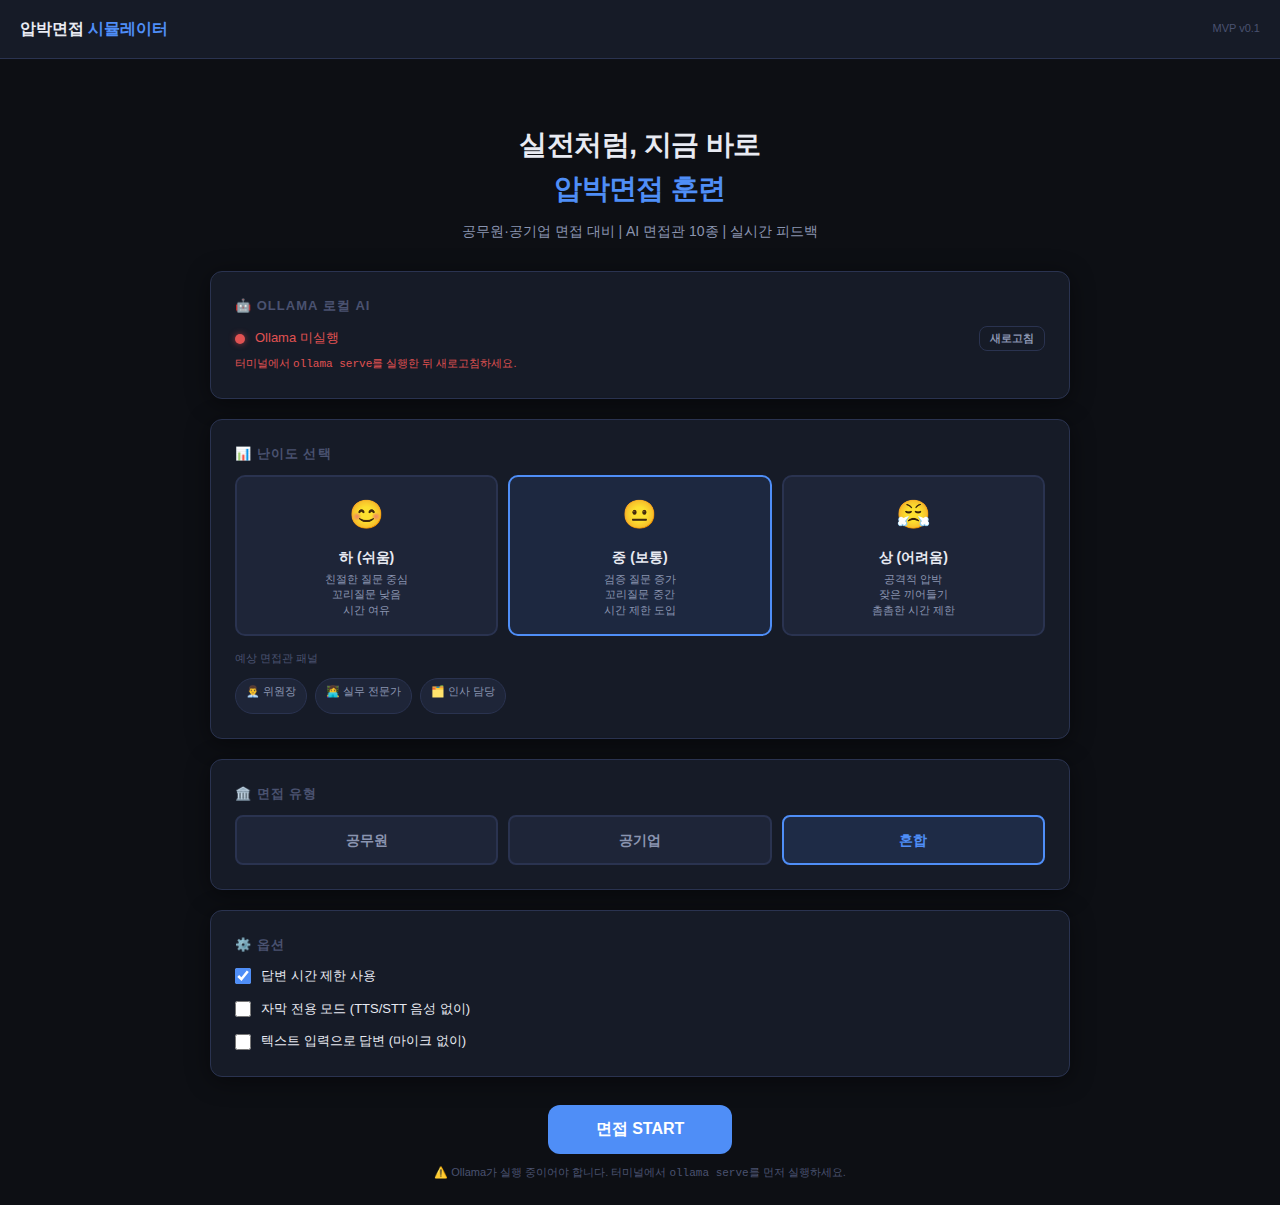
<file: index.html>
<!DOCTYPE html>
<html lang="ko">
<head>
<meta charset="UTF-8">
<meta name="viewport" content="width=device-width, initial-scale=1.0">
<title>압박면접 시뮬레이터</title>
<link rel="stylesheet" href="css/style.css">
<style>
  .hero { text-align: center; padding: 40px 0 28px; }
  .hero h1 { font-size: 28px; font-weight: 900; letter-spacing: -.02em; }
  .hero h1 span { color: var(--accent); }
  .hero p  { color: var(--text-sub); margin-top: 8px; font-size: 14px; }

  .section-block { margin-bottom: 20px; }
  .section-block h2 { font-size: 13px; font-weight: 700; color: var(--text-dim);
                      text-transform: uppercase; letter-spacing: .08em; margin-bottom: 10px; }

  /* 난이도 카드 */
  .diff-card { flex:1; min-width:100px; padding:16px 12px; background:var(--bg-card2);
               border:2px solid var(--border); border-radius:10px; cursor:pointer;
               transition:all .18s; text-align:center; }
  .diff-card:hover { border-color:var(--accent); }
  .diff-card.active { border-color:var(--accent); background:rgba(79,142,247,.12); }
  .diff-card .diff-icon { font-size:28px; margin-bottom:8px; }
  .diff-card .diff-name { font-weight:700; font-size:14px; }
  .diff-card .diff-desc { font-size:11px; color:var(--text-sub); margin-top:4px; line-height:1.4; }

  /* 패널 미리보기 */
  .panel-preview { display:flex; gap:8px; flex-wrap:wrap; margin-top:10px; min-height:36px; }
  .panel-chip { padding:4px 10px; background:var(--bg-card2); border:1px solid var(--border);
                border-radius:20px; font-size:11px; color:var(--text-sub); }

  /* Ollama 상태 */
  .ollama-status-row { display:flex; align-items:center; gap:10px; }
  .ollama-dot { width:10px; height:10px; border-radius:50%; background:var(--text-dim); flex-shrink:0; }
  .ollama-dot.ok  { background:var(--success); box-shadow:0 0 6px rgba(67,201,123,.6); }
  .ollama-dot.err { background:var(--danger);  box-shadow:0 0 6px rgba(229,72,77,.6); }
  #ollama-status-text { font-size:13px; }
  #ollama-detail { font-size:11px; color:var(--text-dim); margin-top:4px; }

  /* 시작 버튼 */
  .start-area { margin-top:28px; text-align:center; }
  #btn-start { padding:14px 48px; font-size:16px; border-radius:12px; }

  .tip { font-size:11px; color:var(--text-dim); margin-top:10px; }
</style>
</head>
<body>

<header class="page-header">
  <span class="logo-text">압박면접 <span>시뮬레이터</span></span>
  <span style="margin-left:auto;font-size:11px;color:var(--text-dim)">MVP v0.1</span>
</header>

<div class="container">

  <!-- HERO -->
  <div class="hero">
    <h1>실전처럼, 지금 바로<br><span>압박면접 훈련</span></h1>
    <p>공무원·공기업 면접 대비 | AI 면접관 10종 | 실시간 피드백</p>
  </div>

  <!-- Ollama 연결 상태 -->
  <div class="card section-block">
    <h2>🤖 Ollama 로컬 AI</h2>
    <div class="ollama-status-row">
      <div class="ollama-dot" id="ollama-dot"></div>
      <span id="ollama-status-text">연결 확인 중...</span>
      <button class="btn btn-ghost" style="margin-left:auto;padding:4px 10px;font-size:11px"
        onclick="checkOllama()">새로고침</button>
    </div>
    <div id="ollama-detail"></div>
  </div>

  <!-- 난이도 -->
  <div class="card section-block">
    <h2>📊 난이도 선택</h2>
    <div style="display:flex;gap:10px;flex-wrap:wrap">
      <div class="diff-card" id="diff-easy" onclick="selectDiff('easy')">
        <div class="diff-icon">😊</div>
        <div class="diff-name">하 (쉬움)</div>
        <div class="diff-desc">친절한 질문 중심<br>꼬리질문 낮음<br>시간 여유</div>
      </div>
      <div class="diff-card active" id="diff-medium" onclick="selectDiff('medium')">
        <div class="diff-icon">😐</div>
        <div class="diff-name">중 (보통)</div>
        <div class="diff-desc">검증 질문 증가<br>꼬리질문 중간<br>시간 제한 도입</div>
      </div>
      <div class="diff-card" id="diff-hard" onclick="selectDiff('hard')">
        <div class="diff-icon">😤</div>
        <div class="diff-name">상 (어려움)</div>
        <div class="diff-desc">공격적 압박<br>잦은 끼어들기<br>촘촘한 시간 제한</div>
      </div>
    </div>
    <!-- 패널 미리보기 -->
    <div style="margin-top:14px">
      <div style="font-size:11px;color:var(--text-dim);margin-bottom:6px">예상 면접관 패널</div>
      <div class="panel-preview" id="panel-preview"></div>
    </div>
  </div>

  <!-- 모드 -->
  <div class="card section-block">
    <h2>🏛️ 면접 유형</h2>
    <div class="select-group">
      <div class="select-btn" id="mode-public" onclick="selectMode('public_servant')">공무원</div>
      <div class="select-btn" id="mode-corp"   onclick="selectMode('public_corp')">공기업</div>
      <div class="select-btn active" id="mode-mixed"  onclick="selectMode('mixed')">혼합</div>
    </div>
  </div>

  <!-- 옵션 -->
  <div class="card section-block">
    <h2>⚙️ 옵션</h2>
    <div style="display:flex;flex-direction:column;gap:12px">
      <label style="display:flex;align-items:center;gap:10px;cursor:pointer">
        <input type="checkbox" id="opt-timelimit" checked style="width:16px;height:16px;accent-color:var(--accent)">
        <span style="font-size:13px">답변 시간 제한 사용</span>
      </label>
      <label style="display:flex;align-items:center;gap:10px;cursor:pointer">
        <input type="checkbox" id="opt-subtitle" style="width:16px;height:16px;accent-color:var(--accent)">
        <span style="font-size:13px">자막 전용 모드 (TTS/STT 음성 없이)</span>
      </label>
      <label style="display:flex;align-items:center;gap:10px;cursor:pointer">
        <input type="checkbox" id="opt-typing" style="width:16px;height:16px;accent-color:var(--accent)">
        <span style="font-size:13px">텍스트 입력으로 답변 (마이크 없이)</span>
      </label>
    </div>
  </div>

  <!-- 시작 -->
  <div class="start-area">
    <button class="btn btn-primary" id="btn-start" onclick="startInterview()">
      면접 START
    </button>
    <p class="tip">⚠️ Ollama가 실행 중이어야 합니다. 터미널에서 <code>ollama serve</code>를 먼저 실행하세요.</p>
  </div>

</div>

<div id="toast-container"></div>

<script src="js/config.js"></script>
<script src="js/utils.js"></script>
<script>
  let selectedDiff = 'medium';
  let selectedMode = 'mixed';
  let ollamaOk = false;

  // ── 초기화 ─────────────────────────────────────
  window.onload = () => {
    updatePanelPreview();
    checkOllama();
  };

  // ── Ollama 연결 확인 ───────────────────────────
  async function checkOllama() {
    const dot  = document.getElementById('ollama-dot');
    const text = document.getElementById('ollama-status-text');
    const detail = document.getElementById('ollama-detail');

    dot.className = 'ollama-dot';
    text.textContent = '연결 확인 중...';
    detail.textContent = '';

    try {
      // /api/tags 로 모델 목록 조회 (Ollama 헬스체크)
      const res = await fetch(`${APP.ollamaUrl}/api/tags`, { signal: AbortSignal.timeout(4000) });
      if (!res.ok) throw new Error(`HTTP ${res.status}`);
      const data = await res.json();

      const models = (data.models || []).map(m => m.name);
      const targetModel = APP.ollamaModel;
      const hasModel = models.some(m => m.startsWith(targetModel.split(':')[0]));

      dot.className = 'ollama-dot ok';
      ollamaOk = true;

      if (hasModel) {
        text.textContent = `연결됨 — ${targetModel} 준비 완료`;
        text.style.color = 'var(--success)';
        detail.textContent = `사용 가능한 모델: ${models.join(', ')}`;
      } else {
        text.textContent = `연결됨 — 모델 없음`;
        text.style.color = 'var(--warn)';
        detail.innerHTML = `<span style="color:var(--warn)">⚠️ <code>${targetModel}</code> 모델이 없습니다. 터미널에서 <code>ollama pull ${targetModel}</code> 실행 후 새로고침하세요.</span>`;
        ollamaOk = false;
      }
    } catch (e) {
      dot.className = 'ollama-dot err';
      ollamaOk = false;
      text.textContent = 'Ollama 미실행';
      text.style.color = 'var(--danger)';
      detail.innerHTML = `<span style="color:var(--danger)">터미널에서 <code>ollama serve</code>를 실행한 뒤 새로고침하세요.</span>`;
    }
  }

  // ── 난이도 선택 ────────────────────────────────
  function selectDiff(d) {
    selectedDiff = d;
    ['easy','medium','hard'].forEach(x =>
      document.getElementById('diff-' + x).classList.toggle('active', x === d));
    updatePanelPreview();
  }

  // ── 모드 선택 ──────────────────────────────────
  function selectMode(m) {
    selectedMode = m;
    ['public','corp','mixed'].forEach(x =>
      document.getElementById('mode-' + x).classList.remove('active'));
    const map = { public_servant:'public', public_corp:'corp', mixed:'mixed' };
    document.getElementById('mode-' + map[m])?.classList.add('active');
  }

  // ── 패널 미리보기 ──────────────────────────────
  function updatePanelPreview() {
    const panels = APP.difficultyPanels[selectedDiff];
    const sample = panels[0]; // 첫 번째 조합 표시
    const container = document.getElementById('panel-preview');
    container.innerHTML = sample.map(id => {
      const iw = APP.interviewers[id];
      return `<span class="panel-chip">${iw?.emoji || '👤'} ${iw?.name || id}</span>`;
    }).join('');
  }

  // ── 면접 시작 ──────────────────────────────────
  function startInterview() {
    if (!ollamaOk) {
      showToast('Ollama가 연결되지 않았습니다. 상태를 확인하세요.', 'warn');
      checkOllama();
      return;
    }
    const config = {
      difficulty:      selectedDiff,
      mode:            selectedMode,
      timeLimitEnabled: document.getElementById('opt-timelimit').checked,
      timeLimitSec:    APP.timeLimitBySetting[selectedDiff],
      subtitleOnly:    document.getElementById('opt-subtitle').checked,
      typingMode:      document.getElementById('opt-typing').checked,
    };
    APP.setSessionConfig(config);
    goTo('device-check.html');
  }
</script>
</body>
</html>
</file>
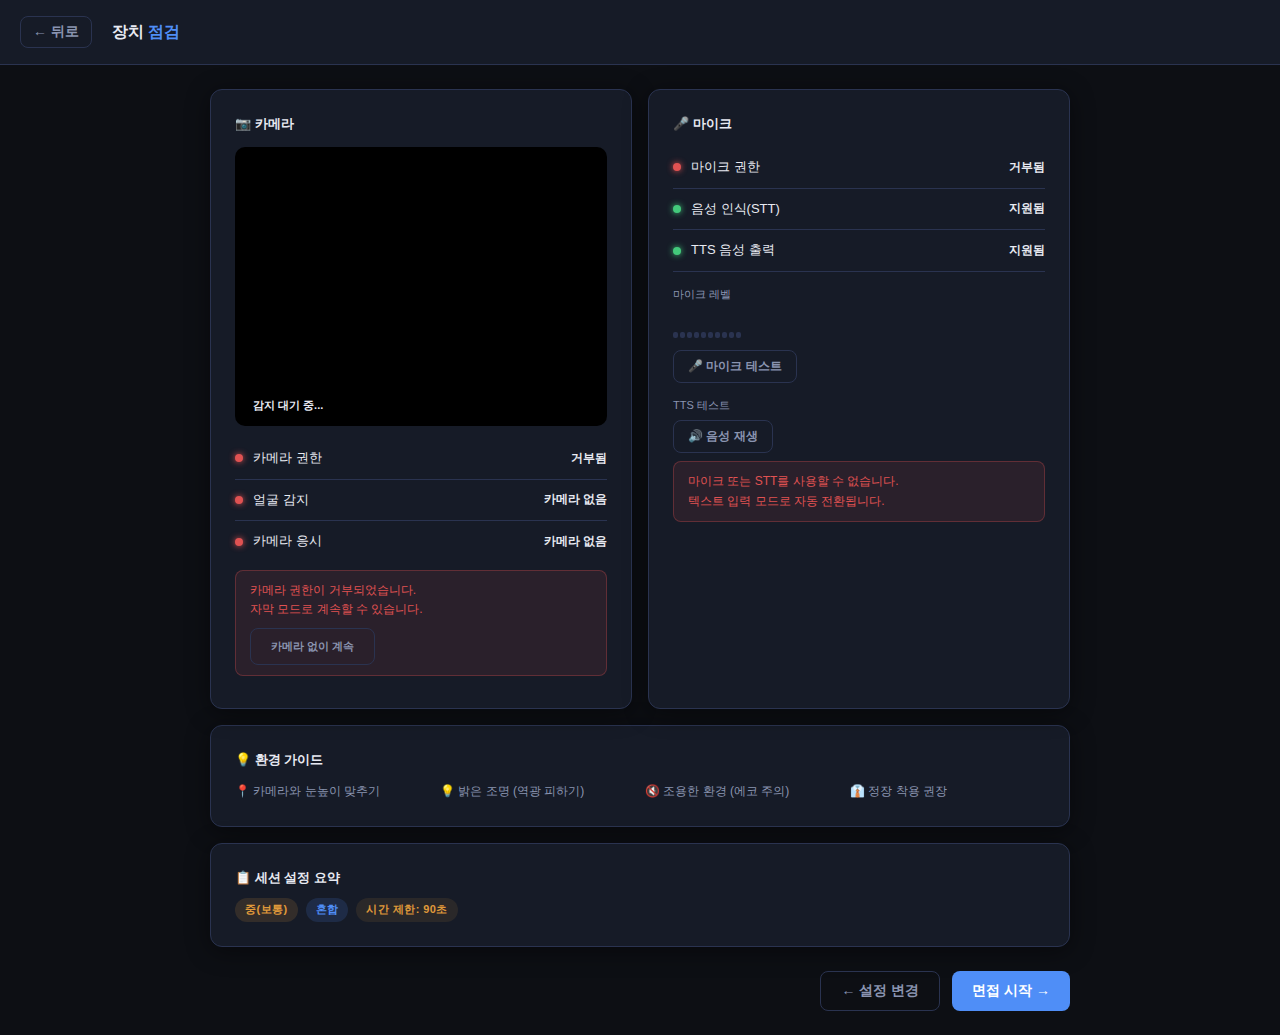
<file: device-check.html>
<!DOCTYPE html>
<html lang="ko">
<head>
<meta charset="UTF-8">
<meta name="viewport" content="width=device-width, initial-scale=1.0">
<title>장치 점검 — 압박면접 시뮬레이터</title>
<link rel="stylesheet" href="css/style.css">
<style>
  .check-grid { display:grid; grid-template-columns:1fr 1fr; gap:16px; }
  @media(max-width:600px){ .check-grid { grid-template-columns:1fr; } }

  .check-row { display:flex; align-items:center; gap:10px; padding:10px 0;
               border-bottom:1px solid var(--border); }
  .check-row:last-child { border-bottom:none; }
  .check-label { flex:1; font-size:13px; }
  .check-result { font-size:12px; font-weight:600; }

  #camera-preview-box {
    width:100%; aspect-ratio:4/3; background:#000;
    border-radius:10px; overflow:hidden; position:relative;
  }
  #camera-video { width:100%; height:100%; object-fit:cover; transform:scaleX(-1); }
  #face-overlay { position:absolute; inset:0; pointer-events:none; }
  .cam-badge { position:absolute; bottom:8px; left:8px; padding:3px 10px;
               border-radius:10px; font-size:11px; font-weight:700;
               background:rgba(0,0,0,.75); }

  .mic-meter { display:flex; align-items:flex-end; gap:2px; height:32px; padding:4px 0; }
  .mic-bar { width:5px; height:6px; background:var(--border); border-radius:2px;
             transition:height .08s; }
  .mic-bar.active { background:var(--success); }

  .fallback-note { background:rgba(224,82,82,.1); border:1px solid rgba(224,82,82,.3);
                   border-radius:8px; padding:10px 14px; font-size:12px;
                   color:var(--danger); margin-top:8px; }

  .nav-row { display:flex; gap:12px; justify-content:flex-end; margin-top:24px; }
</style>
</head>
<body>

<header class="page-header">
  <button class="btn btn-ghost" style="padding:6px 12px" onclick="goTo('index.html')">← 뒤로</button>
  <span class="logo-text" style="margin-left:8px">장치 <span>점검</span></span>
</header>

<div class="container">

  <div class="check-grid">

    <!-- 카메라 -->
    <div class="card">
      <div style="font-size:13px;font-weight:700;margin-bottom:12px">📷 카메라</div>
      <div id="camera-preview-box">
        <video id="camera-video" autoplay muted playsinline></video>
        <canvas id="face-overlay"></canvas>
        <div class="cam-badge" id="face-badge">감지 대기 중...</div>
      </div>
      <div style="margin-top:12px">
        <div class="check-row">
          <span class="status-dot" id="dot-camera"></span>
          <span class="check-label">카메라 권한</span>
          <span class="check-result" id="res-camera">확인 중...</span>
        </div>
        <div class="check-row">
          <span class="status-dot" id="dot-face"></span>
          <span class="check-label">얼굴 감지</span>
          <span class="check-result" id="res-face">대기</span>
        </div>
        <div class="check-row">
          <span class="status-dot" id="dot-gaze"></span>
          <span class="check-label">카메라 응시</span>
          <span class="check-result" id="res-gaze">대기</span>
        </div>
      </div>
      <div id="camera-fallback" class="fallback-note" style="display:none">
        카메라 권한이 거부되었습니다.<br>
        자막 모드로 계속할 수 있습니다.
        <br><button class="btn btn-ghost" style="margin-top:8px;font-size:11px"
          onclick="skipCamera()">카메라 없이 계속</button>
      </div>
      <div id="camera-guide" style="font-size:11px;color:var(--text-sub);margin-top:8px"></div>
    </div>

    <!-- 마이크 -->
    <div class="card">
      <div style="font-size:13px;font-weight:700;margin-bottom:12px">🎤 마이크</div>

      <div class="check-row">
        <span class="status-dot" id="dot-mic"></span>
        <span class="check-label">마이크 권한</span>
        <span class="check-result" id="res-mic">확인 중...</span>
      </div>
      <div class="check-row">
        <span class="status-dot" id="dot-stt"></span>
        <span class="check-label">음성 인식(STT)</span>
        <span class="check-result" id="res-stt">대기</span>
      </div>
      <div class="check-row">
        <span class="status-dot" id="dot-tts"></span>
        <span class="check-label">TTS 음성 출력</span>
        <span class="check-result" id="res-tts">대기</span>
      </div>

      <div style="margin-top:14px">
        <div style="font-size:11px;color:var(--text-sub);margin-bottom:6px">마이크 레벨</div>
        <div class="mic-meter" id="mic-meter">
          <div class="mic-bar" id="mb0"></div>
          <div class="mic-bar" id="mb1"></div>
          <div class="mic-bar" id="mb2"></div>
          <div class="mic-bar" id="mb3"></div>
          <div class="mic-bar" id="mb4"></div>
          <div class="mic-bar" id="mb5"></div>
          <div class="mic-bar" id="mb6"></div>
          <div class="mic-bar" id="mb7"></div>
          <div class="mic-bar" id="mb8"></div>
          <div class="mic-bar" id="mb9"></div>
        </div>
        <button class="btn btn-ghost" id="btn-mic-test"
          style="font-size:12px;padding:7px 14px;margin-top:8px"
          onclick="toggleMicTest()">🎤 마이크 테스트</button>
      </div>

      <div style="margin-top:14px">
        <div style="font-size:11px;color:var(--text-sub);margin-bottom:6px">TTS 테스트</div>
        <button class="btn btn-ghost" style="font-size:12px;padding:7px 14px"
          onclick="testTTS()">🔊 음성 재생</button>
      </div>

      <div id="mic-fallback" class="fallback-note" style="display:none">
        마이크 또는 STT를 사용할 수 없습니다.<br>텍스트 입력 모드로 자동 전환됩니다.
      </div>
    </div>

  </div>

  <!-- 조명/환경 가이드 -->
  <div class="card" style="margin-top:16px">
    <div style="font-size:13px;font-weight:700;margin-bottom:12px">💡 환경 가이드</div>
    <div style="display:grid;grid-template-columns:repeat(auto-fit,minmax(160px,1fr));gap:10px;font-size:12px;color:var(--text-sub)">
      <div>📍 카메라와 눈높이 맞추기</div>
      <div>💡 밝은 조명 (역광 피하기)</div>
      <div>🔇 조용한 환경 (에코 주의)</div>
      <div>👔 정장 착용 권장</div>
    </div>
  </div>

  <!-- 세션 요약 -->
  <div class="card" style="margin-top:16px" id="session-summary">
    <div style="font-size:13px;font-weight:700;margin-bottom:10px">📋 세션 설정 요약</div>
    <div style="display:flex;gap:8px;flex-wrap:wrap" id="summary-badges"></div>
  </div>

  <div class="nav-row">
    <button class="btn btn-ghost" onclick="goTo('index.html')">← 설정 변경</button>
    <button class="btn btn-primary" id="btn-start" onclick="startInterview()" disabled>
      면접 시작 →
    </button>
  </div>

</div>

<div id="toast-container"></div>

<script src="js/config.js"></script>
<script src="js/utils.js"></script>
<script src="js/speech.js"></script>
<script src="js/face.js"></script>

<script>
  const config = APP.getSessionConfig();
  let cameraOk = false, micOk = false;
  let micStream = null, micContext = null, micAnimId = null;
  let isMicTesting = false;
  let faceService = null;

  // ── 초기화 ─────────────────────────────────────
  window.onload = async () => {
    renderSummary();
    await initCamera();
    await initMic();
    checkReady();
  };

  window.onunload = () => {
    faceService?.stopCamera();
    if (micContext) micContext.close();
    if (micStream) micStream.getTracks().forEach(t => t.stop());
  };

  function renderSummary() {
    const diffLabel = { easy:'하(쉬움)', medium:'중(보통)', hard:'상(어려움)' }[config.difficulty];
    const modeLabel = { public_servant:'공무원', public_corp:'공기업', mixed:'혼합' }[config.mode];
    const badges = [
      `<span class="badge badge-${config.difficulty}">${diffLabel}</span>`,
      `<span class="badge" style="background:rgba(79,142,247,.15);color:var(--accent)">${modeLabel}</span>`,
      config.timeLimitEnabled ? `<span class="badge" style="background:rgba(224,154,58,.1);color:var(--warn)">시간 제한: ${config.timeLimitSec}초</span>` : '',
      config.subtitleOnly ? `<span class="badge" style="background:var(--bg-card2);color:var(--text-sub)">자막 전용</span>` : '',
      config.typingMode ? `<span class="badge" style="background:var(--bg-card2);color:var(--text-sub)">텍스트 입력</span>` : '',
    ].filter(Boolean).join('');
    document.getElementById('summary-badges').innerHTML = badges;
  }

  // ── 카메라 초기화 ─────────────────────────────
  async function initCamera() {
    const videoEl  = document.getElementById('camera-video');
    const canvasEl = document.getElementById('face-overlay');
    faceService = new FaceDetectionService(videoEl, canvasEl);

    const ok = await faceService.startCamera();
    setDot('dot-camera', ok ? 'ok' : 'error');
    document.getElementById('res-camera').textContent = ok ? '허용됨' : '거부됨';

    if (ok) {
      cameraOk = true;
      document.getElementById('camera-fallback').style.display = 'none';
      faceService.onResult = onFaceResult;
      await faceService.initFaceMesh();
    } else {
      document.getElementById('camera-fallback').style.display = 'block';
      setDot('dot-face', 'error');
      setDot('dot-gaze', 'error');
      document.getElementById('res-face').textContent = '카메라 없음';
      document.getElementById('res-gaze').textContent = '카메라 없음';
    }
  }

  function onFaceResult(result) {
    const badge = document.getElementById('face-badge');
    const camBox = document.querySelector('#camera-preview-box');
    if (result.faceDetected) {
      setDot('dot-face', 'ok');
      document.getElementById('res-face').textContent = '감지됨';
      if (result.isLookingAtCamera) {
        setDot('dot-gaze', 'ok');
        document.getElementById('res-gaze').textContent = '응시 중';
        badge.textContent = '✓ 얼굴 인식됨';
        badge.style.color = 'var(--success)';
        document.getElementById('camera-guide').textContent = '환경이 적절합니다.';
      } else {
        setDot('dot-gaze', 'warn');
        document.getElementById('res-gaze').textContent = '시선 이탈';
        badge.textContent = '카메라를 정면으로 봐주세요';
        badge.style.color = 'var(--warn)';
      }
    } else {
      setDot('dot-face', 'warn');
      setDot('dot-gaze', 'warn');
      document.getElementById('res-face').textContent = '미감지';
      document.getElementById('res-gaze').textContent = '미감지';
      badge.textContent = '얼굴을 화면에 맞춰주세요';
      badge.style.color = 'var(--warn)';
      document.getElementById('camera-guide').textContent = '조명을 밝게 하고, 카메라 가까이 앉아주세요.';
    }
    checkReady();
  }

  // ── 마이크 초기화 ─────────────────────────────
  async function initMic() {
    try {
      micStream = await navigator.mediaDevices.getUserMedia({ audio: true });
      micOk = true;
      setDot('dot-mic', 'ok');
      document.getElementById('res-mic').textContent = '허용됨';
    } catch {
      setDot('dot-mic', 'error');
      document.getElementById('res-mic').textContent = '거부됨';
      document.getElementById('mic-fallback').style.display = 'block';
    }

    // STT 지원 여부
    const sttOk = speechService.isAvailable;
    setDot('dot-stt', sttOk ? 'ok' : 'warn');
    document.getElementById('res-stt').textContent = sttOk ? '지원됨' : '미지원(텍스트모드)';

    // TTS 지원 여부
    const ttsOk = speechService.isTTSAvailable;
    setDot('dot-tts', ttsOk ? 'ok' : 'warn');
    document.getElementById('res-tts').textContent = ttsOk ? '지원됨' : '미지원(자막모드)';

    checkReady();
  }

  // ── 마이크 테스트 ─────────────────────────────
  function toggleMicTest() {
    const btn = document.getElementById('btn-mic-test');
    if (!isMicTesting) {
      if (!micStream) { showToast('마이크 권한이 없습니다', 'warn'); return; }
      micContext = new AudioContext();
      const src = micContext.createMediaStreamSource(micStream);
      const analyser = micContext.createAnalyser();
      analyser.fftSize = 256;
      src.connect(analyser);
      isMicTesting = true;
      btn.textContent = '⏹ 테스트 중지';
      const data = new Uint8Array(analyser.frequencyBinCount);
      const bars = document.querySelectorAll('.mic-bar');
      const animate = () => {
        if (!isMicTesting) return;
        analyser.getByteFrequencyData(data);
        const avg = data.reduce((a,b)=>a+b,0) / data.length / 255;
        bars.forEach((bar, i) => {
          const h = Math.max(4, data[i * 3] / 255 * 28);
          bar.style.height = h + 'px';
          bar.classList.toggle('active', avg > 0.02);
        });
        micAnimId = requestAnimationFrame(animate);
      };
      animate();
    } else {
      isMicTesting = false;
      cancelAnimationFrame(micAnimId);
      btn.textContent = '🎤 마이크 테스트';
      document.querySelectorAll('.mic-bar').forEach(b => {
        b.style.height = '6px'; b.classList.remove('active');
      });
    }
  }

  function testTTS() {
    speechService.speak('안녕하세요. 면접을 시작하겠습니다. 준비되셨습니까?', 'authority');
  }

  // ── 폴백 ──────────────────────────────────────
  function skipCamera() {
    cameraOk = true; // 없어도 진행 허용
    config.subtitleOnly = true;
    APP.setSessionConfig(config);
    document.getElementById('camera-fallback').style.display = 'none';
    showToast('카메라 없이 진행합니다', 'info');
    checkReady();
  }

  // ── 시작 가능 여부 ─────────────────────────────
  function checkReady() {
    // 카메라 또는 마이크 중 하나라도 있으면 시작 허용
    // 둘 다 없어도 텍스트 모드면 허용
    const ready = true; // MVP: 항상 시작 허용 (권한 없어도 폴백으로 진행)
    document.getElementById('btn-start').disabled = false;
  }

  // ── 면접 시작 ──────────────────────────────────
  function startInterview() {
    faceService?.stopCamera();
    if (micContext) micContext.close();
    // 마이크 권한 없으면 타이핑 모드 강제
    if (!micOk) { config.typingMode = true; APP.setSessionConfig(config); }
    goTo('interview.html');
  }

  // ── 유틸 ──────────────────────────────────────
  function setDot(id, state) {
    const el = document.getElementById(id);
    if (!el) return;
    el.className = 'status-dot ' + state;
  }
</script>
</body>
</html>
</file>
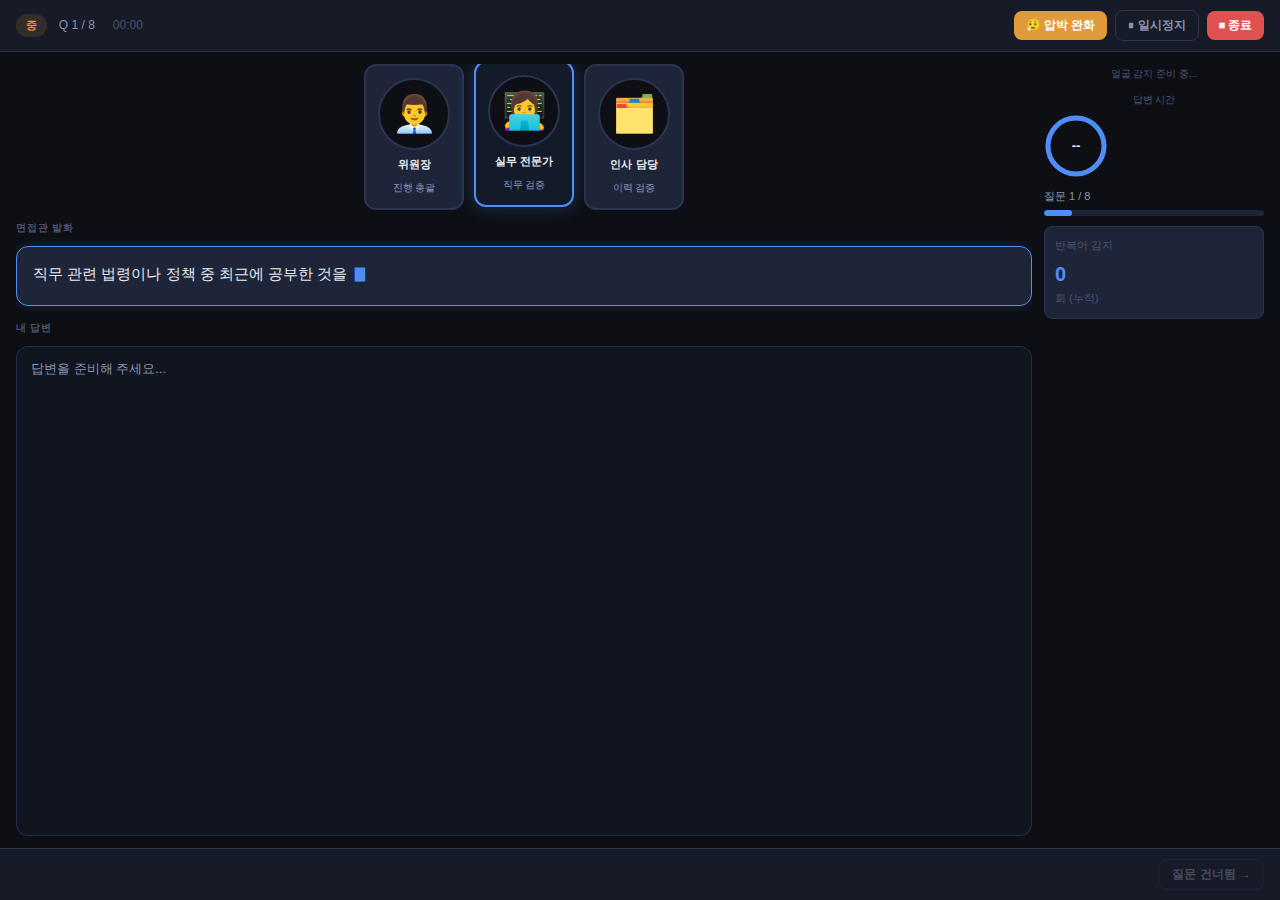
<file: interview.html>
<!DOCTYPE html>
<html lang="ko">
<head>
<meta charset="UTF-8">
<meta name="viewport" content="width=device-width, initial-scale=1.0">
<title>면접 진행 — 압박면접 시뮬레이터</title>
<link rel="stylesheet" href="css/style.css">
<style>
/* ── 전체 레이아웃 ─────────────────────────────── */
body { display:flex; flex-direction:column; height:100vh; overflow:hidden; }
.interview-layout {
  flex:1; display:grid;
  grid-template-rows: auto 1fr auto;
  gap:0; overflow:hidden;
}

/* ── 상단 바 ─────────────────────────────────── */
.top-bar {
  display:flex; align-items:center; gap:10px;
  padding:10px 16px; background:var(--bg-card);
  border-bottom:1px solid var(--border); flex-shrink:0;
}
.session-info { font-size:12px; color:var(--text-sub); }
.top-controls { margin-left:auto; display:flex; gap:8px; align-items:center; }

/* ── 메인 콘텐츠 ──────────────────────────────── */
.main-content {
  display:grid;
  grid-template-columns: 1fr 220px;
  gap:12px;
  padding:12px 16px;
  overflow:hidden;
}
@media(max-width:700px){
  .main-content { grid-template-columns:1fr; grid-template-rows:1fr auto; }
}

/* ── 면접관 패널 영역 ─────────────────────────── */
.interviewer-area {
  display:flex; flex-direction:column; gap:10px; overflow:hidden;
}

.avatar-panel-row {
  display:flex; gap:10px; justify-content:center; flex-wrap:wrap;
}

/* 면접관 아바타 개선 */
.avatar-card { position:relative; }
.avatar-card .speak-ring {
  position:absolute; inset:-4px; border-radius:50%; border:2px solid transparent;
  transition:border-color .2s;
}
.avatar-card.speaking .speak-ring { border-color:var(--accent); animation:speakPulse 1s infinite; }
@keyframes speakPulse {
  0%,100%{box-shadow:0 0 0 0 rgba(79,142,247,.4)}
  50%{box-shadow:0 0 0 6px rgba(79,142,247,0)}
}

/* ── 자막 영역 ─────────────────────────────────── */
.subtitle-area { flex:1; display:flex; flex-direction:column; gap:8px; overflow:hidden; }

.q-label {
  font-size:10px; font-weight:700; color:var(--text-dim);
  text-transform:uppercase; letter-spacing:.08em;
}
.interviewer-bubble {
  background:var(--bg-card2); border:1px solid var(--border);
  border-radius:12px; padding:14px 16px;
  font-size:15px; line-height:1.75; min-height:60px;
  flex-shrink:0;
}
.interviewer-bubble.speaking { border-color:var(--accent); box-shadow:0 0 12px rgba(79,142,247,.2); }

.user-answer-area {
  flex:1; background:rgba(79,142,247,.05);
  border:1px solid rgba(79,142,247,.2);
  border-radius:12px; padding:12px 14px;
  font-size:13px; color:var(--text-sub);
  overflow-y:auto; min-height:60px;
}
.user-answer-area.listening {
  border-color:var(--success); background:rgba(67,201,123,.05);
}

/* ── 실시간 피드백 ────────────────────────────── */
.realtime-feedback {
  padding:6px 12px; border-radius:8px;
  background:rgba(224,154,58,.15); border:1px solid rgba(224,154,58,.3);
  font-size:11px; color:var(--warn); font-weight:600;
  display:none;
}
.realtime-feedback.show { display:block; }

/* ── 우측 패널 ─────────────────────────────────── */
.right-panel { display:flex; flex-direction:column; gap:10px; }

.pip-camera {
  width:100%; aspect-ratio:4/3; background:#111;
  border-radius:10px; overflow:hidden; position:relative;
  border:2px solid var(--border);
}
.pip-camera video { width:100%; height:100%; object-fit:cover; transform:scaleX(-1); }
.pip-label { position:absolute; bottom:4px; left:6px; font-size:9px; color:#fff;
             background:rgba(0,0,0,.6); padding:1px 6px; border-radius:8px; }

/* 타이머 */
.timer-section { text-align:center; }

/* 진행 상황 */
.progress-section { }
.q-progress-text { font-size:11px; color:var(--text-sub); margin-bottom:4px; }

/* ── 하단 컨트롤 ──────────────────────────────── */
.bottom-bar {
  display:flex; align-items:center; gap:10px;
  padding:10px 16px; background:var(--bg-card);
  border-top:1px solid var(--border); flex-shrink:0;
}
.bottom-bar .spacer { flex:1; }

/* 텍스트 입력 모드 */
.text-input-row {
  flex:1; display:flex; gap:8px;
}
.text-input-row input {
  flex:1; padding:8px 12px; font-size:13px;
  border-radius:8px;
}

/* ── 오버레이들 ─────────────────────────────────── */
.overlay {
  position:fixed; inset:0;
  background:rgba(0,0,0,.75);
  display:flex; align-items:center; justify-content:center;
  z-index:200; backdrop-filter:blur(4px);
}
.overlay-box {
  background:var(--bg-card); border-radius:16px;
  padding:28px 32px; max-width:400px; width:90%;
  text-align:center;
}
.overlay-box h2 { font-size:20px; margin-bottom:12px; }
.overlay-box p  { font-size:13px; color:var(--text-sub); margin-bottom:20px; }
.overlay-box .btn-row { display:flex; gap:10px; justify-content:center; }

/* 로딩 스피너 */
.spinner {
  width:24px; height:24px; border:3px solid var(--border);
  border-top-color:var(--accent); border-radius:50%;
  animation:spin .8s linear infinite; display:inline-block;
}
@keyframes spin{to{transform:rotate(360deg)}}

/* 안전 장치 */
#safety-overlay .overlay-box { border:1px solid var(--warn); }
</style>
</head>
<body>

<div class="interview-layout">

  <!-- ── 상단 바 ── -->
  <div class="top-bar">
    <span class="session-info">
      <span class="badge" id="diff-badge">중</span>
      <span id="q-counter" style="margin-left:8px;font-size:12px">Q 1 / 8</span>
    </span>
    <span id="session-elapsed" style="font-size:12px;color:var(--text-dim);margin-left:8px">00:00</span>
    <div class="top-controls">
      <button class="btn btn-warn" style="padding:6px 12px;font-size:12px"
        onclick="onReducePressure()">😮‍💨 압박 완화</button>
      <button class="btn btn-ghost" style="padding:6px 12px;font-size:12px"
        id="btn-pause" onclick="togglePause()">⏸ 일시정지</button>
      <button class="btn btn-danger" style="padding:6px 12px;font-size:12px"
        onclick="confirmAbort()">⏹ 종료</button>
    </div>
  </div>

  <!-- ── 메인 콘텐츠 ── -->
  <div class="main-content">

    <!-- 면접관 + 자막 -->
    <div class="interviewer-area">

      <!-- 면접관 아바타 패널 -->
      <div class="avatar-panel-row" id="avatar-panel"></div>

      <!-- 실시간 피드백 -->
      <div class="realtime-feedback" id="realtime-feedback"></div>

      <!-- 면접관 발화 자막 -->
      <div class="q-label">면접관 발화</div>
      <div class="interviewer-bubble" id="interviewer-bubble">
        <span class="spinner"></span> 면접관이 준비 중입니다...
      </div>

      <!-- 사용자 답변 -->
      <div class="q-label" style="margin-top:4px">내 답변 <span id="listen-indicator"></span></div>
      <div class="user-answer-area" id="user-answer-area">
        답변을 준비해 주세요...
      </div>

    </div>

    <!-- 우측 패널 -->
    <div class="right-panel">

      <!-- 카메라 PIP -->
      <div class="pip-camera" id="pip-camera">
        <video id="pip-video" autoplay muted playsinline></video>
        <div class="pip-label" id="pip-label">나</div>
      </div>
      <div style="font-size:10px;color:var(--text-dim);text-align:center;margin-top:2px"
           id="face-status-text">얼굴 감지 준비 중...</div>

      <!-- 타이머 -->
      <div class="timer-section">
        <div style="font-size:10px;color:var(--text-dim);margin-bottom:6px">답변 시간</div>
        <div class="timer-ring" id="timer-ring">
          <svg width="64" height="64" viewBox="0 0 64 64">
            <circle class="track" cx="32" cy="32" r="28"/>
            <circle class="fill"  cx="32" cy="32" r="28"
              stroke-dasharray="176" stroke-dashoffset="0"/>
          </svg>
          <div class="timer-text" id="timer-text">--</div>
        </div>
      </div>

      <!-- 진행 현황 -->
      <div class="progress-section">
        <div class="q-progress-text" id="q-progress-text">질문 1 / 8</div>
        <div class="progress-bar">
          <div class="progress-fill" id="progress-fill" style="width:0%"></div>
        </div>
      </div>

      <!-- 필러워드 실시간 카운터 -->
      <div style="background:var(--bg-card2);border:1px solid var(--border);
                  border-radius:8px;padding:10px;font-size:11px">
        <div style="color:var(--text-dim);margin-bottom:4px">반복어 감지</div>
        <div id="filler-count" style="font-size:20px;font-weight:800;color:var(--accent)">0</div>
        <div style="color:var(--text-dim)">회 (누적)</div>
      </div>

    </div>
  </div>

  <!-- ── 하단 컨트롤 ── -->
  <div class="bottom-bar">
    <!-- 텍스트 입력 모드 -->
    <div class="text-input-row" id="text-input-row" style="display:none">
      <input type="text" id="text-answer-input" placeholder="답변을 입력하세요..." maxlength="500"
        onkeydown="if(event.key==='Enter')submitTextAnswer()">
      <button class="btn btn-primary" onclick="submitTextAnswer()">답변 전송</button>
    </div>
    <!-- 음성 모드 -->
    <div id="voice-status" style="font-size:12px;color:var(--text-sub)"></div>
    <div class="spacer"></div>
    <button class="btn btn-ghost" style="padding:6px 12px;font-size:12px"
      id="btn-skip" onclick="skipQuestion()" disabled>질문 건너뜀 →</button>
  </div>

</div>

<!-- ── 오버레이: 일시정지 ── -->
<div class="overlay" id="pause-overlay" style="display:none">
  <div class="overlay-box">
    <h2>⏸ 일시정지</h2>
    <p>면접이 일시정지 되었습니다.<br>준비가 되면 재개하세요.</p>
    <div class="btn-row">
      <button class="btn btn-primary" onclick="togglePause()">▶ 재개</button>
      <button class="btn btn-danger"  onclick="confirmAbort()">종료</button>
    </div>
  </div>
</div>

<!-- ── 오버레이: 종료 확인 ── -->
<div class="overlay" id="abort-overlay" style="display:none">
  <div class="overlay-box">
    <h2>면접을 종료할까요?</h2>
    <p>지금까지의 답변으로 리포트를 생성합니다.</p>
    <div class="btn-row">
      <button class="btn btn-ghost"   onclick="closeAbortDialog()">계속하기</button>
      <button class="btn btn-danger"  onclick="abortSession()">종료하고 리포트 보기</button>
    </div>
  </div>
</div>

<!-- ── 오버레이: 안전 장치 (FR-110) ── -->
<div class="overlay" id="safety-overlay" style="display:none">
  <div class="overlay-box" style="border:1px solid var(--warn)">
    <h2>💛 잠깐, 괜찮으세요?</h2>
    <p id="safety-msg">압박 강도가 높습니다.<br>잠시 쉬어가도 됩니다.</p>
    <div class="btn-row">
      <button class="btn btn-warn"    onclick="closeSafety()">계속하기</button>
      <button class="btn btn-ghost"   onclick="onReducePressure(); closeSafety()">압박 낮추기</button>
      <button class="btn btn-danger"  onclick="abortSession()">즉시 종료</button>
    </div>
  </div>
</div>

<!-- ── 오버레이: 리포트 생성 중 ── -->
<div class="overlay" id="loading-overlay" style="display:none">
  <div class="overlay-box">
    <div class="spinner" style="width:40px;height:40px;margin:0 auto 16px"></div>
    <h2>리포트 생성 중...</h2>
    <p>AI가 답변을 분석하고 있습니다.<br>잠시만 기다려 주세요.</p>
  </div>
</div>

<div id="toast-container"></div>

<script src="js/config.js"></script>
<script src="js/utils.js"></script>
<script src="js/questions.js"></script>
<script src="js/speech.js"></script>
<script src="js/face.js"></script>
<script src="js/llm.js"></script>

<script>
// ===================================================
//  면접 세션 메인 로직
// ===================================================

const config = APP.getSessionConfig();
const diffLevel = { easy:0, medium:1, hard:2 }[config.difficulty] ?? 1;

// 상태
let sessionState   = 'idle';   // idle | speaking | listening | processing | done
let questions      = [];
let currentQIdx    = 0;
let activePanel    = [];
let currentSpeaker = '';
let answerRecords  = [];
let currentAnswer  = null;
let timerInterval  = null;
let elapsedInterval = null;
let timerRemaining = 0;
let sessionElapsed = 0;
let totalFillerCount = 0;
let isPaused       = false;
let pressureReduced = false;

let faceService = null;
let gazeScores  = [];

// ── 초기화 ─────────────────────────────────────────
window.onload = async () => {
  setupBadge();
  setupPanel();
  setupQuestions();
  await setupCamera();
  setupSpeech();
  startElapsedTimer();

  if (config.typingMode) {
    document.getElementById('text-input-row').style.display = 'flex';
  }

  // 세션 시작
  await runOpeningRemark();
  runInterviewLoop();
};

window.onunload = () => { faceService?.stopCamera(); };

function setupBadge() {
  const labels = { easy:'하', medium:'중', hard:'상' };
  const el = document.getElementById('diff-badge');
  el.textContent = labels[config.difficulty] || '중';
  el.className = `badge badge-${config.difficulty}`;
}

function setupPanel() {
  const pools = APP.difficultyPanels[config.difficulty];
  activePanel = pools[Math.floor(Math.random() * pools.length)].slice();
  renderAvatarPanel();
}

function setupQuestions() {
  questions = getQuestions(config.difficulty, 8);
  updateProgress();
}

async function setupCamera() {
  if (config.subtitleOnly) return;
  const videoEl = document.getElementById('pip-video');
  faceService = new FaceDetectionService(videoEl, null);
  const ok = await faceService.startCamera();
  if (ok) {
    faceService.onResult = onFaceResult;
    faceService.initFaceMesh();
  } else {
    document.getElementById('pip-camera').style.display = 'none';
  }
}

function setupSpeech() {
  speechService.onPartial = (t) => {
    if (sessionState !== 'listening') return;
    document.getElementById('user-answer-area').textContent = t + '...';
    updateFillerCount(t);
  };
  speechService.onFinal = (t) => {
    if (sessionState !== 'listening') return;
    document.getElementById('user-answer-area').textContent = t;
    updateFillerCount(t);
  };
}

// ── 아바타 패널 렌더링 ────────────────────────────
function renderAvatarPanel() {
  const container = document.getElementById('avatar-panel');
  container.innerHTML = activePanel.map(id => {
    const iw = APP.interviewers[id];
    return `<div class="avatar-card" id="avatar-${id}">
      <div class="avatar-face">${iw?.emoji || '👤'}</div>
      <div class="avatar-name">${iw?.name || id}</div>
      <div class="avatar-role">${iw?.role || ''}</div>
    </div>`;
  }).join('');
}

function setActiveSpeaker(speakerId) {
  currentSpeaker = speakerId;
  document.querySelectorAll('.avatar-card').forEach(el => el.classList.remove('speaking'));
  const el = document.getElementById('avatar-' + speakerId);
  if (el) el.classList.add('speaking');
}

function clearActiveSpeaker() {
  document.querySelectorAll('.avatar-card').forEach(el => el.classList.remove('speaking'));
  currentSpeaker = '';
}

// ── 인터뷰 루프 ────────────────────────────────────
async function runOpeningRemark() {
  const speaker = 'chairperson';
  setActiveSpeaker(speaker);
  setBubble('면접을 시작하겠습니다. 준비되셨습니까?', true);
  if (!config.subtitleOnly) {
    await speechService.speak('면접을 시작하겠습니다. 준비되셨습니까?', 'authority');
  }
  clearActiveSpeaker();
}

async function runInterviewLoop() {
  for (let i = 0; i < questions.length; i++) {
    if (sessionState === 'done') break;
    await waitIfPaused();

    currentQIdx = i;
    updateProgress();

    const q = questions[i];
    const speaker = selectSpeaker(q);

    // 면접관 질문
    await askQuestion(q, speaker);
    if (sessionState === 'done') break;

    // 사용자 답변 대기
    const record = await waitForAnswer(q);
    answerRecords.push(record);

    // 꼬리질문 여부
    const followUpChance = APP.followUpChance[config.difficulty];
    if (Math.random() < followUpChance && !isPaused && sessionState !== 'done') {
      await runFollowUp(speaker, record);
      if (sessionState === 'done') break;
      const followRecord = await waitForAnswer(null);
      answerRecords.push(followRecord);
    }

    // 상 난이도: 면접관 간 토론 연출 (30%)
    if (config.difficulty === 'hard' && Math.random() < 0.3 && sessionState !== 'done') {
      await runDebate(speaker);
    }

    await sleep(800);
  }

  if (sessionState !== 'done') finalizeSession();
}

// ── 질문 발화 ──────────────────────────────────────
async function askQuestion(q, speaker) {
  sessionState = 'processing';
  setBubble('<span class="spinner"></span> 질문 생성 중...', false);
  setActiveSpeaker(speaker);
  document.getElementById('btn-skip').disabled = true;

  try {
    const resp = await claudeAgent.generateResponse({
      userAnswer: currentQIdx === 0 ? null : (answerRecords.at(-1)?.answerText || null),
      panel: activePanel,
      speaker,
      difficulty: config.difficulty,
      mode: config.mode,
    });

    await speakResponse(resp, speaker);
  } catch (err) {
    // API 실패 → 기본 질문 사용
    const fallback = { speech: q.text, expression: 'neutral', action: 'none' };
    await speakResponse(fallback, speaker);
    showToast('AI 연결 실패. 기본 질문으로 진행합니다.', 'warn');
  }
}

async function runFollowUp(speaker, prevRecord) {
  sessionState = 'processing';
  setBubble('<span class="spinner"></span> 꼬리질문 생성 중...', false);
  setActiveSpeaker(speaker);

  try {
    const resp = await claudeAgent.generateResponse({
      userAnswer: prevRecord.answerText || '(답변 없음)',
      panel: activePanel,
      speaker,
      difficulty: config.difficulty,
      mode: config.mode,
    });
    await speakResponse(resp, speaker);
  } catch {
    const q = questions[currentQIdx];
    const fu = q.followUps?.[0] || '조금 더 구체적으로 설명해 주시겠어요?';
    await speakResponse({ speech: fu, expression: 'suspicious', action: 'followup' }, speaker);
  }
}

async function runDebate(prevSpeaker) {
  const otherSpeakers = activePanel.filter(id => id !== prevSpeaker);
  if (!otherSpeakers.length) return;
  const debater = otherSpeakers[Math.floor(Math.random() * otherSpeakers.length)];
  setActiveSpeaker(debater);
  try {
    const resp = await claudeAgent.generateResponse({
      userAnswer: '(면접관 간 의견 교환을 짧게 연출해주세요)',
      panel: activePanel, speaker: debater,
      difficulty: config.difficulty, mode: config.mode,
    });
    setBubble(resp.speech, false);
    if (!config.subtitleOnly) {
      await speechService.speak(resp.speech, APP.interviewers[debater]?.voice || 'neutral');
    }
    await sleep(500);
  } catch {}
  clearActiveSpeaker();
}

async function speakResponse(resp, speaker) {
  const bubble = document.getElementById('interviewer-bubble');
  bubble.classList.add('speaking');
  await typeText(bubble, resp.speech || '...', 25);
  bubble.classList.remove('speaking');

  setActiveSpeaker(speaker);
  if (!config.subtitleOnly) {
    const voice = APP.interviewers[speaker]?.voice || 'neutral';
    await speechService.speak(resp.speech, voice);
  } else {
    await sleep(resp.speech.length * 60); // 읽는 시간 시뮬레이션
  }
  clearActiveSpeaker();

  // interrupt 액션 → 안전 장치
  if (resp.action === 'interrupt' && config.difficulty === 'hard') {
    showSafety('면접관이 답변을 끊었습니다. 핵심만 간결하게 말해보세요.');
  }
}

// ── 사용자 답변 대기 ──────────────────────────────
function waitForAnswer(q) {
  return new Promise(resolve => {
    currentAnswer = {
      questionText: q?.text || '(꼬리질문)',
      answerText: '',
      duration: 0,
      fillerCount: 0,
      hasConclusion: false, hasEvidence: false, hasExample: false,
      gazeRatio: 0,
    };

    document.getElementById('user-answer-area').textContent = '답변을 시작하세요...';
    document.getElementById('user-answer-area').classList.add('listening');
    document.getElementById('btn-skip').disabled = false;
    document.getElementById('listen-indicator').innerHTML =
      '<span class="status-dot ok pulse" style="margin-left:4px"></span>';

    sessionState = 'listening';
    const startTime = Date.now();

    // 음성 모드
    if (!config.typingMode) {
      speechService.transcript = '';
      const started = speechService.startListening();
      if (started) {
        document.getElementById('voice-status').textContent = '🎤 음성 인식 중... (말씀 후 2.5초 침묵 시 자동 완료)';
      }
    } else {
      document.getElementById('voice-status').textContent = '⌨️ 답변을 입력하고 Enter를 누르세요';
    }

    // 타이머
    if (config.timeLimitEnabled) {
      timerRemaining = config.timeLimitSec;
      updateTimerRing(document.getElementById('timer-ring'), timerRemaining, config.timeLimitSec);
      timerInterval = setInterval(() => {
        if (isPaused) return;
        timerRemaining -= 0.1;
        updateTimerRing(document.getElementById('timer-ring'), timerRemaining, config.timeLimitSec);
        if (timerRemaining <= 10 && timerRemaining > 9.9)
          showToast('⏰ 10초 남았습니다', 'warn');
        if (timerRemaining <= 0) {
          clearInterval(timerInterval);
          finalizeAnswer(startTime, resolve);
        }
      }, 100);
    }

    // STT 무음 감지 → 자동 완료
    speechService.onSilence = () => {
      if (sessionState !== 'listening') return;
      clearInterval(timerInterval);
      finalizeAnswer(startTime, resolve);
    };

    // 외부에서 resolve 접근용
    window._resolveAnswer = (forced) => {
      clearInterval(timerInterval);
      finalizeAnswer(startTime, resolve);
    };
  });
}

function finalizeAnswer(startTime, resolve) {
  if (sessionState !== 'listening') return;
  sessionState = 'processing';

  speechService.stopListening();
  const text = config.typingMode
    ? (window._typingAnswer || '')
    : speechService.transcript;

  currentAnswer.answerText = text;
  currentAnswer.duration   = (Date.now() - startTime) / 1000;
  currentAnswer.fillerCount = countFillerWords(text);
  const struct = analyzeAnswerStructure(text);
  Object.assign(currentAnswer, struct);

  // 시선 비율
  currentAnswer.gazeRatio = gazeScores.length
    ? gazeScores.reduce((a,b)=>a+b,0) / gazeScores.length : 0;
  gazeScores = [];

  document.getElementById('user-answer-area').classList.remove('listening');
  document.getElementById('listen-indicator').innerHTML = '';
  document.getElementById('voice-status').textContent = '';
  document.getElementById('btn-skip').disabled = true;
  window._typingAnswer = '';

  resolve(currentAnswer);
}

// ── 텍스트 입력 모드 ──────────────────────────────
window._typingAnswer = '';
function submitTextAnswer() {
  const input = document.getElementById('text-answer-input');
  window._typingAnswer = input.value.trim();
  document.getElementById('user-answer-area').textContent = window._typingAnswer;
  input.value = '';
  window._resolveAnswer?.();
}

// ── 버튼 핸들러 ──────────────────────────────────
function skipQuestion() {
  window._resolveAnswer?.();
}

function togglePause() {
  isPaused = !isPaused;
  document.getElementById('pause-overlay').style.display = isPaused ? 'flex' : 'none';
  document.getElementById('btn-pause').textContent = isPaused ? '▶ 재개' : '⏸ 일시정지';
  if (isPaused) speechService.stopSpeaking();
}

function waitIfPaused() {
  return new Promise(resolve => {
    if (!isPaused) { resolve(); return; }
    const check = setInterval(() => { if (!isPaused) { clearInterval(check); resolve(); }}, 200);
  });
}

function confirmAbort() {
  document.getElementById('pause-overlay').style.display = 'none';
  document.getElementById('abort-overlay').style.display = 'flex';
}
function closeAbortDialog() {
  document.getElementById('abort-overlay').style.display = 'none';
  if (isPaused) document.getElementById('pause-overlay').style.display = 'flex';
}
function abortSession() {
  document.getElementById('abort-overlay').style.display = 'none';
  finalizeSession();
}

function onReducePressure() {
  pressureReduced = true;
  activePanel = activePanel.filter(id => id !== 'stress' && id !== 'citizen');
  if (activePanel.length === 0) activePanel = ['supportive', 'rational'];
  renderAvatarPanel();
  showToast('압박 강도를 낮췄습니다', 'success');
  showRealtime('압박 강도를 낮췄습니다. 편안하게 계속하세요.', 4000);
}

// ── 안전 장치 ─────────────────────────────────────
function showSafety(msg) {
  document.getElementById('safety-msg').textContent = msg;
  document.getElementById('safety-overlay').style.display = 'flex';
}
function closeSafety() {
  document.getElementById('safety-overlay').style.display = 'none';
}

// ── 실시간 피드백 ─────────────────────────────────
function showRealtime(msg, duration = 3000) {
  const el = document.getElementById('realtime-feedback');
  el.textContent = msg;
  el.classList.add('show');
  setTimeout(() => el.classList.remove('show'), duration);
}

// ── 얼굴 감지 콜백 ───────────────────────────────
function onFaceResult(result) {
  const pip = document.getElementById('pip-camera');
  const text = document.getElementById('face-status-text');

  if (result.faceDetected) {
    pip.style.borderColor = result.isLookingAtCamera ? 'var(--success)' : 'var(--warn)';
    text.textContent = result.isLookingAtCamera ? '✓ 정면 응시' : '카메라를 봐주세요';
    if (sessionState === 'listening') gazeScores.push(result.gazeScore);
    if (!result.isLookingAtCamera && sessionState === 'listening')
      showRealtime('카메라를 봐주세요', 2000);
  } else {
    pip.style.borderColor = 'var(--danger)';
    text.textContent = '얼굴 미감지';
    if (sessionState === 'listening') showRealtime('카메라를 확인해주세요', 2000);
  }
}

// ── 필러워드 카운터 ───────────────────────────────
function updateFillerCount(text) {
  const cnt = countFillerWords(text);
  document.getElementById('filler-count').textContent = totalFillerCount + cnt;
}

// ── UI 헬퍼 ─────────────────────────────────────
function setBubble(html, isSpeaking) {
  const el = document.getElementById('interviewer-bubble');
  el.innerHTML = html;
  el.classList.toggle('speaking', !!isSpeaking);
}

function updateProgress() {
  const total = questions.length;
  const current = currentQIdx + 1;
  document.getElementById('q-counter').textContent = `Q ${current} / ${total}`;
  document.getElementById('q-progress-text').textContent = `질문 ${current} / ${total}`;
  document.getElementById('progress-fill').style.width = ((current / total) * 100) + '%';
}

// ── 경과 시간 타이머 ─────────────────────────────
function startElapsedTimer() {
  elapsedInterval = setInterval(() => {
    if (!isPaused) {
      sessionElapsed++;
      document.getElementById('session-elapsed').textContent = formatTime(sessionElapsed);
    }
  }, 1000);
}

// ── 면접관 선택 ──────────────────────────────────
function selectSpeaker(q) {
  if (q?.preferred && activePanel.includes(q.preferred)) return q.preferred;
  return activePanel[currentQIdx % activePanel.length];
}

// ── 세션 종료 ────────────────────────────────────
function finalizeSession() {
  sessionState = 'done';
  clearInterval(timerInterval);
  clearInterval(elapsedInterval);
  speechService.stopListening();
  speechService.stopSpeaking();
  faceService?.stopCamera();

  // 기록 누적
  totalFillerCount = answerRecords.reduce((s, a) => s + (a.fillerCount || 0), 0);

  const report = {
    sessionId: Date.now().toString(),
    startTime: new Date(Date.now() - sessionElapsed * 1000).toISOString(),
    endTime:   new Date().toISOString(),
    duration:  sessionElapsed,
    difficulty: config.difficulty,
    mode:       config.mode,
    answers:    answerRecords,
    gazeScore:  answerRecords.length ? answerRecords.reduce((s,a)=>s+(a.gazeRatio||0),0)/answerRecords.length : 0,
    fillerWordRate: answerRecords.length ? totalFillerCount / answerRecords.length : 0,
    avgResponseTime: answerRecords.length ? answerRecords.reduce((s,a)=>s+(a.duration||0),0)/answerRecords.length : 0,
    contentScore:0, logicScore:0, clarityScore:0, pressureScore:0,
    overallFeedback:'', strengths:[], improvements:[],
  };

  APP.setSessionReport(report);

  // 리포트 생성 (Claude)
  document.getElementById('loading-overlay').style.display = 'flex';
  claudeAgent.generateFeedback(report)
    .then(fb => {
      Object.assign(report, fb);
      APP.setSessionReport(report);
    })
    .catch(err => {
      report.overallFeedback = 'AI 피드백 생성에 실패했습니다. 네트워크를 확인하세요.';
      APP.setSessionReport(report);
    })
    .finally(() => goTo('report.html'));
}

// ── 유틸 ──────────────────────────────────────────
function sleep(ms) { return new Promise(r => setTimeout(r, ms)); }
</script>
</body>
</html>
</file>
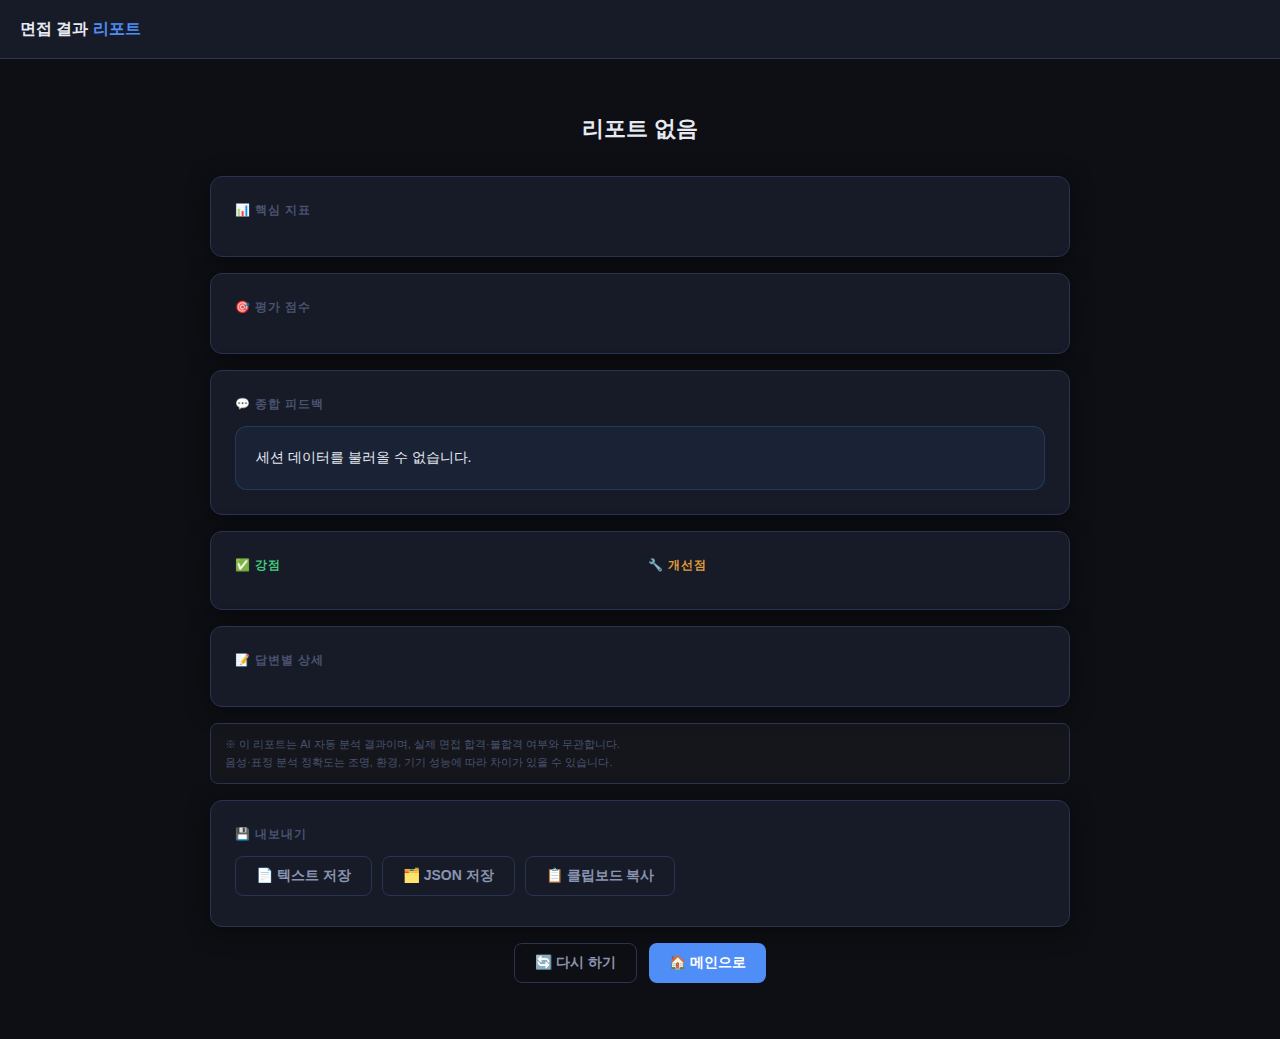
<file: report.html>
<!DOCTYPE html>
<html lang="ko">
<head>
<meta charset="UTF-8">
<meta name="viewport" content="width=device-width, initial-scale=1.0">
<title>결과 리포트 — 압박면접 시뮬레이터</title>
<link rel="stylesheet" href="css/style.css">
<style>
  .report-header {
    text-align:center; padding:28px 0 20px;
  }
  .report-header h1 { font-size:22px; font-weight:900; }
  .report-header .meta { font-size:12px; color:var(--text-sub); margin-top:6px; }

  /* 점수 레이더 대체 - 그리드 형 점수카드 */
  .score-section { display:grid; grid-template-columns:repeat(auto-fit,minmax(130px,1fr)); gap:10px; }
  .score-card {
    background:var(--bg-card2); border:1px solid var(--border);
    border-radius:10px; padding:14px 12px; text-align:center;
  }
  .score-card .s-label { font-size:10px; color:var(--text-sub); margin-bottom:6px; }
  .score-card .s-value { font-size:28px; font-weight:900; }
  .score-card .s-bar { height:4px; background:var(--border); border-radius:2px; margin-top:8px; }
  .score-card .s-fill { height:100%; border-radius:2px; }

  /* 강점/개선점 */
  .feedback-cols { display:grid; grid-template-columns:1fr 1fr; gap:16px; }
  @media(max-width:580px){ .feedback-cols { grid-template-columns:1fr; } }

  .feedback-list { list-style:none; display:flex; flex-direction:column; gap:6px; }
  .feedback-list li {
    padding:8px 12px; border-radius:8px;
    font-size:12px; line-height:1.5;
    display:flex; align-items:flex-start; gap:8px;
  }
  .feedback-list.strength li { background:rgba(67,201,123,.1); border:1px solid rgba(67,201,123,.2); }
  .feedback-list.improve  li { background:rgba(224,154,58,.1);  border:1px solid rgba(224,154,58,.2); }

  /* 답변 상세 */
  .answer-item {
    background:var(--bg-card2); border:1px solid var(--border);
    border-radius:10px; padding:14px 16px; margin-bottom:10px;
  }
  .answer-item .a-q { font-size:12px; font-weight:700; color:var(--accent); margin-bottom:6px; }
  .answer-item .a-text { font-size:13px; line-height:1.6; color:var(--text-main); }
  .answer-item .a-meta {
    margin-top:8px; display:flex; gap:8px; flex-wrap:wrap;
    font-size:10px; color:var(--text-sub);
  }
  .a-meta span { padding:2px 8px; background:var(--bg-dark); border-radius:10px; }
  .a-meta span.ok   { color:var(--success); }
  .a-meta span.warn { color:var(--warn); }

  /* 종합 피드백 */
  .overall-box {
    background:rgba(79,142,247,.08); border:1px solid rgba(79,142,247,.2);
    border-radius:12px; padding:18px 20px;
    font-size:14px; line-height:1.8; color:var(--text-main);
  }

  /* 면책 */
  .disclaimer {
    background:rgba(255,255,255,.03); border:1px solid var(--border);
    border-radius:8px; padding:12px 14px;
    font-size:11px; color:var(--text-dim); line-height:1.6;
  }

  /* 내보내기 */
  .export-row { display:flex; gap:10px; flex-wrap:wrap; }

  /* 통계 칩 */
  .stat-chips { display:flex; gap:8px; flex-wrap:wrap; }
  .stat-chip {
    padding:6px 14px; background:var(--bg-card2);
    border:1px solid var(--border); border-radius:20px;
    font-size:12px; color:var(--text-sub);
  }
  .stat-chip strong { color:var(--text-main); }
</style>
</head>
<body>

<header class="page-header">
  <span class="logo-text">면접 결과 <span>리포트</span></span>
</header>

<div class="container">

  <div class="report-header">
    <h1 id="report-title">면접 완료!</h1>
    <div class="meta" id="report-meta"></div>
    <div style="margin-top:10px" id="report-badges"></div>
  </div>

  <!-- 핵심 통계 -->
  <div class="card" style="margin-bottom:16px">
    <div class="section-title" style="margin-bottom:12px">📊 핵심 지표</div>
    <div class="stat-chips" id="stat-chips"></div>
  </div>

  <!-- 점수 카드 -->
  <div class="card" style="margin-bottom:16px">
    <div class="section-title" style="margin-bottom:12px">🎯 평가 점수</div>
    <div class="score-section" id="score-section"></div>
  </div>

  <!-- 종합 피드백 -->
  <div class="card" style="margin-bottom:16px">
    <div class="section-title" style="margin-bottom:12px">💬 종합 피드백</div>
    <div class="overall-box" id="overall-feedback">
      피드백을 불러오는 중...
    </div>
  </div>

  <!-- 강점 / 개선점 -->
  <div class="card" style="margin-bottom:16px">
    <div class="feedback-cols">
      <div>
        <div class="section-title" style="margin-bottom:10px;color:var(--success)">✅ 강점</div>
        <ul class="feedback-list strength" id="strengths-list"></ul>
      </div>
      <div>
        <div class="section-title" style="margin-bottom:10px;color:var(--warn)">🔧 개선점</div>
        <ul class="feedback-list improve" id="improvements-list"></ul>
      </div>
    </div>
  </div>

  <!-- 답변 상세 -->
  <div class="card" style="margin-bottom:16px">
    <div class="section-title" style="margin-bottom:12px">📝 답변별 상세</div>
    <div id="answers-detail"></div>
  </div>

  <!-- 면책 -->
  <div class="disclaimer" style="margin-bottom:16px">
    ※ 이 리포트는 AI 자동 분석 결과이며, 실제 면접 합격·불합격 여부와 무관합니다.<br>
    음성·표정 분석 정확도는 조명, 환경, 기기 성능에 따라 차이가 있을 수 있습니다.
  </div>

  <!-- 내보내기 -->
  <div class="card" style="margin-bottom:16px">
    <div class="section-title" style="margin-bottom:12px">💾 내보내기</div>
    <div class="export-row">
      <button class="btn btn-ghost" onclick="exportText()">📄 텍스트 저장</button>
      <button class="btn btn-ghost" onclick="exportJSON()">🗂️ JSON 저장</button>
      <button class="btn btn-ghost" onclick="copyToClipboard(buildTextReport())">📋 클립보드 복사</button>
    </div>
    <div id="export-status" style="font-size:11px;color:var(--text-sub);margin-top:6px"></div>
  </div>

  <!-- 하단 버튼 -->
  <div style="display:flex;gap:12px;justify-content:center;padding-bottom:32px">
    <button class="btn btn-ghost" onclick="goTo('device-check.html')">🔄 다시 하기</button>
    <button class="btn btn-primary" onclick="goTo('index.html')">🏠 메인으로</button>
  </div>

</div>

<div id="toast-container"></div>

<script src="js/config.js"></script>
<script src="js/utils.js"></script>
<script>
  window.onload = () => {
    const report = APP.getSessionReport();
    if (!report) {
      document.getElementById('report-title').textContent = '리포트 없음';
      document.getElementById('overall-feedback').textContent = '세션 데이터를 불러올 수 없습니다.';
      return;
    }
    renderReport(report);
  };

  function renderReport(r) {
    // 헤더
    const diffLabel = { easy:'하(쉬움)', medium:'중(보통)', hard:'상(어려움)' }[r.difficulty] || '중';
    const modeLabel = { public_servant:'공무원', public_corp:'공기업', mixed:'혼합' }[r.mode] || '혼합';
    const startDate = new Date(r.startTime);
    document.getElementById('report-meta').textContent =
      `${startDate.toLocaleDateString('ko-KR')} ${startDate.toLocaleTimeString('ko-KR', {hour:'2-digit',minute:'2-digit'})} | 소요시간 ${formatTime(r.duration || 0)}`;

    document.getElementById('report-badges').innerHTML = `
      <span class="badge badge-${r.difficulty}">${diffLabel}</span>
      <span class="badge" style="margin-left:6px;background:rgba(79,142,247,.15);color:var(--accent)">${modeLabel}</span>
    `;

    // 핵심 통계
    document.getElementById('stat-chips').innerHTML = [
      `<div class="stat-chip">총 질문 <strong>${(r.answers || []).length}개</strong></div>`,
      `<div class="stat-chip">반복어 <strong>${((r.fillerWordRate||0)).toFixed(1)}회/질문</strong></div>`,
      `<div class="stat-chip">평균 응답 <strong>${((r.avgResponseTime||0)).toFixed(1)}초</strong></div>`,
      `<div class="stat-chip">시선 유지 <strong>${((r.gazeScore||0)*100).toFixed(0)}%</strong></div>`,
    ].join('');

    // 점수 카드
    const scores = [
      { label:'답변 내용', value: r.contentScore||0,  color:'var(--accent)' },
      { label:'논리 구조', value: r.logicScore||0,    color:'var(--accent)' },
      { label:'말 명료도', value: r.clarityScore||0,  color:'var(--success)' },
      { label:'압박 대응', value: r.pressureScore||0, color:'var(--warn)' },
      { label:'시선 유지', value: r.gazeScore||0,     color:'var(--success)' },
    ];
    document.getElementById('score-section').innerHTML = scores.map(s => {
      const pct = Math.round((s.value || 0) * 100);
      return `<div class="score-card">
        <div class="s-label">${s.label}</div>
        <div class="s-value" style="color:${s.color}">${pct}</div>
        <div style="font-size:9px;color:var(--text-dim)">/ 100점</div>
        <div class="s-bar"><div class="s-fill" style="width:${pct}%;background:${s.color}"></div></div>
      </div>`;
    }).join('');

    // 종합 피드백
    document.getElementById('overall-feedback').textContent =
      r.overallFeedback || '피드백이 생성되지 않았습니다.';

    // 강점
    const strengthsEl = document.getElementById('strengths-list');
    (r.strengths || []).forEach(s => {
      const li = document.createElement('li');
      li.innerHTML = `<span style="color:var(--success);flex-shrink:0">✓</span> ${s}`;
      strengthsEl.appendChild(li);
    });
    if (!(r.strengths?.length)) {
      strengthsEl.innerHTML = '<li style="color:var(--text-dim)">데이터 없음</li>';
    }

    // 개선점
    const improvEl = document.getElementById('improvements-list');
    (r.improvements || []).forEach(s => {
      const li = document.createElement('li');
      li.innerHTML = `<span style="color:var(--warn);flex-shrink:0">→</span> ${s}`;
      improvEl.appendChild(li);
    });
    if (!(r.improvements?.length)) {
      improvEl.innerHTML = '<li style="color:var(--text-dim)">데이터 없음</li>';
    }

    // 답변 상세
    const detailEl = document.getElementById('answers-detail');
    (r.answers || []).forEach((a, i) => {
      const hasText = a.answerText && a.answerText.trim();
      detailEl.innerHTML += `
        <div class="answer-item">
          <div class="a-q">Q${i+1}. ${a.questionText}</div>
          <div class="a-text">${hasText ? a.answerText : '<span style="color:var(--text-dim)">(답변 없음)</span>'}</div>
          <div class="a-meta">
            <span>⏱ ${(a.duration||0).toFixed(1)}초</span>
            <span class="${(a.fillerCount||0) > 3 ? 'warn' : 'ok'}">반복어 ${a.fillerCount||0}회</span>
            <span class="${a.hasConclusion ? 'ok':'warn'}">두괄식 ${a.hasConclusion?'✓':'✗'}</span>
            <span class="${a.hasEvidence ? 'ok':'warn'}">근거 ${a.hasEvidence?'✓':'✗'}</span>
            <span class="${a.hasExample ? 'ok':'warn'}">예시 ${a.hasExample?'✓':'✗'}</span>
            <span>시선 ${((a.gazeRatio||0)*100).toFixed(0)}%</span>
          </div>
        </div>`;
    });
  }

  // ── 내보내기 ─────────────────────────────────────
  function buildTextReport() {
    const r = APP.getSessionReport();
    if (!r) return '데이터 없음';
    const diffLabel = { easy:'하(쉬움)', medium:'중(보통)', hard:'상(어려움)' }[r.difficulty] || '중';
    const lines = [
      '=== 압박면접 시뮬레이터 결과 리포트 ===',
      `날짜: ${new Date(r.startTime).toLocaleString('ko-KR')}`,
      `난이도: ${diffLabel} | 소요시간: ${formatTime(r.duration||0)}`,
      '',
      '[평가 점수]',
      `  답변 내용: ${Math.round((r.contentScore||0)*100)}점`,
      `  논리 구조: ${Math.round((r.logicScore||0)*100)}점`,
      `  말 명료도: ${Math.round((r.clarityScore||0)*100)}점`,
      `  압박 대응: ${Math.round((r.pressureScore||0)*100)}점`,
      `  시선 유지: ${Math.round((r.gazeScore||0)*100)}점`,
      `  반복어:    ${(r.fillerWordRate||0).toFixed(1)}회/질문`,
      `  평균 응답: ${(r.avgResponseTime||0).toFixed(1)}초`,
      '',
      '[종합 피드백]',
      r.overallFeedback || '없음',
      '',
      '[강점]',
      ...(r.strengths||[]).map(s => `  - ${s}`),
      '',
      '[개선점]',
      ...(r.improvements||[]).map(s => `  - ${s}`),
      '',
      '[답변 상세]',
      ...(r.answers||[]).flatMap((a, i) => [
        `Q${i+1}. ${a.questionText}`,
        `  A: ${a.answerText || '(없음)'}`,
        `  (${(a.duration||0).toFixed(1)}초, 반복어 ${a.fillerCount||0}회)`,
        '',
      ]),
      '※ 이 리포트는 AI 자동 분석 결과이며 실제 합불과 무관합니다.',
    ];
    return lines.join('\n');
  }

  function exportText() {
    const text = buildTextReport();
    const now = new Date();
    const fname = `interview_report_${now.getFullYear()}${String(now.getMonth()+1).padStart(2,'0')}${String(now.getDate()).padStart(2,'0')}_${String(now.getHours()).padStart(2,'0')}${String(now.getMinutes()).padStart(2,'0')}.txt`;
    downloadFile(fname, text, 'text/plain;charset=utf-8');
    document.getElementById('export-status').textContent = `저장됨: ${fname}`;
  }

  function exportJSON() {
    const r = APP.getSessionReport();
    const now = new Date();
    const fname = `interview_report_${now.getFullYear()}${String(now.getMonth()+1).padStart(2,'0')}${String(now.getDate()).padStart(2,'0')}_${String(now.getHours()).padStart(2,'0')}${String(now.getMinutes()).padStart(2,'0')}.json`;
    downloadFile(fname, JSON.stringify(r, null, 2), 'application/json;charset=utf-8');
    document.getElementById('export-status').textContent = `저장됨: ${fname}`;
  }
</script>
</body>
</html>
</file>
<file: css/style.css>
/* ===================================================
   압박면접 시뮬레이터 — 공통 스타일
   =================================================== */

:root {
  --bg-dark:      #0d0f14;
  --bg-card:      #161b27;
  --bg-card2:     #1e2538;
  --border:       #2a3350;
  --accent:       #4f8ef7;
  --accent-hover: #6fa3ff;
  --danger:       #e05252;
  --warn:         #e09a3a;
  --success:      #43c97b;
  --text-main:    #e8eaf2;
  --text-sub:     #8a94b0;
  --text-dim:     #4a5270;
  --font:         'Pretendard', 'Apple SD Gothic Neo', 'Noto Sans KR', sans-serif;
  --radius:       12px;
  --shadow:       0 4px 24px rgba(0,0,0,.45);
}

* { box-sizing: border-box; margin: 0; padding: 0; }

html, body {
  height: 100%;
  background: var(--bg-dark);
  color: var(--text-main);
  font-family: var(--font);
  font-size: 15px;
  line-height: 1.6;
  -webkit-font-smoothing: antialiased;
}

/* ── 공통 컨테이너 ── */
.container {
  max-width: 900px;
  margin: 0 auto;
  padding: 24px 20px;
}

/* ── 카드 ── */
.card {
  background: var(--bg-card);
  border: 1px solid var(--border);
  border-radius: var(--radius);
  padding: 24px;
  box-shadow: var(--shadow);
}

/* ── 버튼 기본 ── */
button, .btn {
  display: inline-flex;
  align-items: center;
  justify-content: center;
  gap: 6px;
  padding: 10px 20px;
  border: none;
  border-radius: 8px;
  font-family: var(--font);
  font-size: 14px;
  font-weight: 600;
  cursor: pointer;
  transition: background .18s, transform .1s, box-shadow .18s;
  user-select: none;
}
button:active { transform: scale(.97); }
button:disabled { opacity: .4; cursor: not-allowed; transform: none; }

.btn-primary {
  background: var(--accent);
  color: #fff;
}
.btn-primary:hover:not(:disabled) {
  background: var(--accent-hover);
  box-shadow: 0 0 16px rgba(79,142,247,.4);
}

.btn-danger {
  background: var(--danger);
  color: #fff;
}
.btn-danger:hover:not(:disabled) { background: #f06060; }

.btn-ghost {
  background: transparent;
  color: var(--text-sub);
  border: 1px solid var(--border);
}
.btn-ghost:hover:not(:disabled) {
  background: var(--bg-card2);
  color: var(--text-main);
}

.btn-warn {
  background: var(--warn);
  color: #fff;
}
.btn-warn:hover:not(:disabled) { background: #f0a840; }

.btn-success {
  background: var(--success);
  color: #fff;
}

/* ── 선택 버튼 그룹 ── */
.select-group {
  display: flex;
  gap: 10px;
  flex-wrap: wrap;
}
.select-btn {
  flex: 1;
  min-width: 100px;
  padding: 12px 16px;
  background: var(--bg-card2);
  border: 2px solid var(--border);
  border-radius: 8px;
  color: var(--text-sub);
  font-size: 14px;
  font-weight: 600;
  cursor: pointer;
  transition: all .18s;
  text-align: center;
}
.select-btn:hover { border-color: var(--accent); color: var(--text-main); }
.select-btn.active {
  border-color: var(--accent);
  background: rgba(79,142,247,.15);
  color: var(--accent);
}

/* ── 폼 요소 ── */
input[type="text"], input[type="password"], textarea {
  width: 100%;
  background: var(--bg-card2);
  border: 1px solid var(--border);
  border-radius: 8px;
  padding: 10px 14px;
  color: var(--text-main);
  font-family: var(--font);
  font-size: 14px;
  outline: none;
  transition: border-color .18s;
}
input:focus, textarea:focus { border-color: var(--accent); }

/* ── 레이블/섹션 타이틀 ── */
.section-title {
  font-size: 12px;
  font-weight: 700;
  letter-spacing: .08em;
  color: var(--text-dim);
  text-transform: uppercase;
  margin-bottom: 10px;
}

/* ── 배지 ── */
.badge {
  display: inline-block;
  padding: 3px 10px;
  border-radius: 20px;
  font-size: 11px;
  font-weight: 700;
  letter-spacing: .04em;
}
.badge-easy   { background: rgba(67,201,123,.15); color: var(--success); }
.badge-medium { background: rgba(224,154,58,.15);  color: var(--warn); }
.badge-hard   { background: rgba(224,82,82,.15);  color: var(--danger); }

/* ── 진행바 ── */
.progress-bar {
  width: 100%;
  height: 6px;
  background: var(--bg-card2);
  border-radius: 3px;
  overflow: hidden;
}
.progress-fill {
  height: 100%;
  border-radius: 3px;
  background: var(--accent);
  transition: width .3s ease;
}

/* ── 상태 표시등 ── */
.status-dot {
  display: inline-block;
  width: 8px;
  height: 8px;
  border-radius: 50%;
  background: var(--text-dim);
}
.status-dot.ok     { background: var(--success); box-shadow: 0 0 6px var(--success); }
.status-dot.warn   { background: var(--warn);    box-shadow: 0 0 6px var(--warn); }
.status-dot.error  { background: var(--danger);  box-shadow: 0 0 6px var(--danger); }
.status-dot.pulse  { animation: pulse 1.2s infinite; }

@keyframes pulse {
  0%,100% { opacity:1; transform:scale(1); }
  50%      { opacity:.5; transform:scale(1.3); }
}

/* ── 말풍선 (면접관 자막) ── */
.speech-bubble {
  position: relative;
  background: var(--bg-card2);
  border: 1px solid var(--border);
  border-radius: 12px;
  padding: 14px 18px;
  font-size: 15px;
  line-height: 1.7;
  min-height: 56px;
}
.speech-bubble.speaking {
  border-color: var(--accent);
  box-shadow: 0 0 16px rgba(79,142,247,.25);
}

/* ── 타이핑 커서 애니메이션 ── */
.typing-cursor::after {
  content: '▊';
  animation: blink .6s step-end infinite;
  color: var(--accent);
  margin-left: 2px;
}
@keyframes blink { 0%,100%{opacity:1} 50%{opacity:0} }

/* ── 면접관 아바타 카드 ── */
.avatar-panel {
  display: flex;
  gap: 12px;
  justify-content: center;
  flex-wrap: wrap;
}
.avatar-card {
  display: flex;
  flex-direction: column;
  align-items: center;
  gap: 6px;
  padding: 12px;
  background: var(--bg-card2);
  border: 2px solid var(--border);
  border-radius: var(--radius);
  min-width: 100px;
  transition: all .2s;
}
.avatar-card.speaking {
  border-color: var(--accent);
  background: rgba(79,142,247,.1);
  box-shadow: 0 0 20px rgba(79,142,247,.3);
  transform: translateY(-3px);
}
.avatar-face {
  width: 72px;
  height: 72px;
  border-radius: 50%;
  background: var(--bg-dark);
  border: 2px solid var(--border);
  display: flex;
  align-items: center;
  justify-content: center;
  font-size: 36px;
  overflow: hidden;
  transition: all .3s;
}
.avatar-name { font-size: 11px; font-weight: 700; color: var(--text-main); }
.avatar-role { font-size: 10px; color: var(--text-sub); }

/* ── 카메라 PIP ── */
.camera-pip {
  position: relative;
  border-radius: var(--radius);
  overflow: hidden;
  background: #000;
  border: 2px solid var(--border);
}
.camera-pip video {
  width: 100%;
  height: 100%;
  object-fit: cover;
  transform: scaleX(-1);
}
.camera-pip .face-status {
  position: absolute;
  bottom: 6px;
  left: 6px;
  background: rgba(0,0,0,.7);
  padding: 2px 8px;
  border-radius: 10px;
  font-size: 11px;
  font-weight: 600;
}
.camera-pip.face-ok    { border-color: var(--success); }
.camera-pip.face-warn  { border-color: var(--warn); }
.camera-pip.face-error { border-color: var(--danger); }

/* ── 타이머 ── */
.timer-ring {
  position: relative;
  width: 64px;
  height: 64px;
}
.timer-ring svg { transform: rotate(-90deg); }
.timer-ring .track { fill: none; stroke: var(--bg-card2); stroke-width: 5; }
.timer-ring .fill  { fill: none; stroke: var(--accent); stroke-width: 5;
                     stroke-linecap: round; transition: stroke-dashoffset .5s linear; }
.timer-ring.warn  .fill { stroke: var(--warn); }
.timer-ring.danger .fill { stroke: var(--danger); }
.timer-text {
  position: absolute;
  inset: 0;
  display: flex;
  align-items: center;
  justify-content: center;
  font-size: 13px;
  font-weight: 700;
}

/* ── 마이크 레벨 바 ── */
.mic-level {
  display: flex;
  gap: 2px;
  align-items: flex-end;
  height: 28px;
}
.mic-bar {
  width: 4px;
  background: var(--border);
  border-radius: 2px;
  transition: height .1s;
}
.mic-bar.active { background: var(--success); }

/* ── 점수 카드 ── */
.score-grid {
  display: grid;
  grid-template-columns: repeat(auto-fit, minmax(150px, 1fr));
  gap: 12px;
}
.score-item {
  background: var(--bg-card2);
  border: 1px solid var(--border);
  border-radius: 10px;
  padding: 14px;
}
.score-label { font-size: 11px; color: var(--text-sub); margin-bottom: 6px; }
.score-value { font-size: 26px; font-weight: 800; color: var(--accent); }
.score-bar { margin-top: 8px; height: 4px; background: var(--border); border-radius: 2px; }
.score-bar-fill { height: 100%; border-radius: 2px; background: var(--accent); }

/* ── 알림 토스트 ── */
#toast-container {
  position: fixed;
  bottom: 24px;
  right: 24px;
  display: flex;
  flex-direction: column;
  gap: 8px;
  z-index: 9999;
}
.toast {
  padding: 12px 18px;
  border-radius: 10px;
  font-size: 13px;
  font-weight: 600;
  color: #fff;
  box-shadow: var(--shadow);
  animation: slideIn .25s ease;
  max-width: 280px;
}
.toast.info    { background: var(--accent); }
.toast.warn    { background: var(--warn); }
.toast.danger  { background: var(--danger); }
.toast.success { background: var(--success); }
@keyframes slideIn { from{transform:translateX(30px);opacity:0} to{transform:none;opacity:1} }

/* ── 안전 장치 패널 ── */
.safety-overlay {
  position: fixed;
  inset: 0;
  background: rgba(0,0,0,.7);
  display: flex;
  align-items: center;
  justify-content: center;
  z-index: 500;
  backdrop-filter: blur(4px);
}
.safety-box {
  background: var(--bg-card);
  border: 1px solid var(--danger);
  border-radius: var(--radius);
  padding: 28px 32px;
  max-width: 420px;
  text-align: center;
  box-shadow: 0 0 40px rgba(224,82,82,.3);
}

/* ── 헤더 ── */
.page-header {
  display: flex;
  align-items: center;
  gap: 12px;
  padding: 16px 20px;
  border-bottom: 1px solid var(--border);
  background: var(--bg-card);
}
.logo-text { font-size: 16px; font-weight: 800; color: var(--text-main); }
.logo-text span { color: var(--accent); }

/* ── 구분선 ── */
.divider {
  border: none;
  border-top: 1px solid var(--border);
  margin: 20px 0;
}

/* ── 반응형 ── */
@media (max-width: 600px) {
  .container { padding: 16px 12px; }
  .card { padding: 16px; }
  .score-grid { grid-template-columns: repeat(2, 1fr); }
  .avatar-panel { gap: 8px; }
  .avatar-card { min-width: 80px; padding: 8px; }
  .avatar-face { width: 56px; height: 56px; font-size: 28px; }
}
</file>
